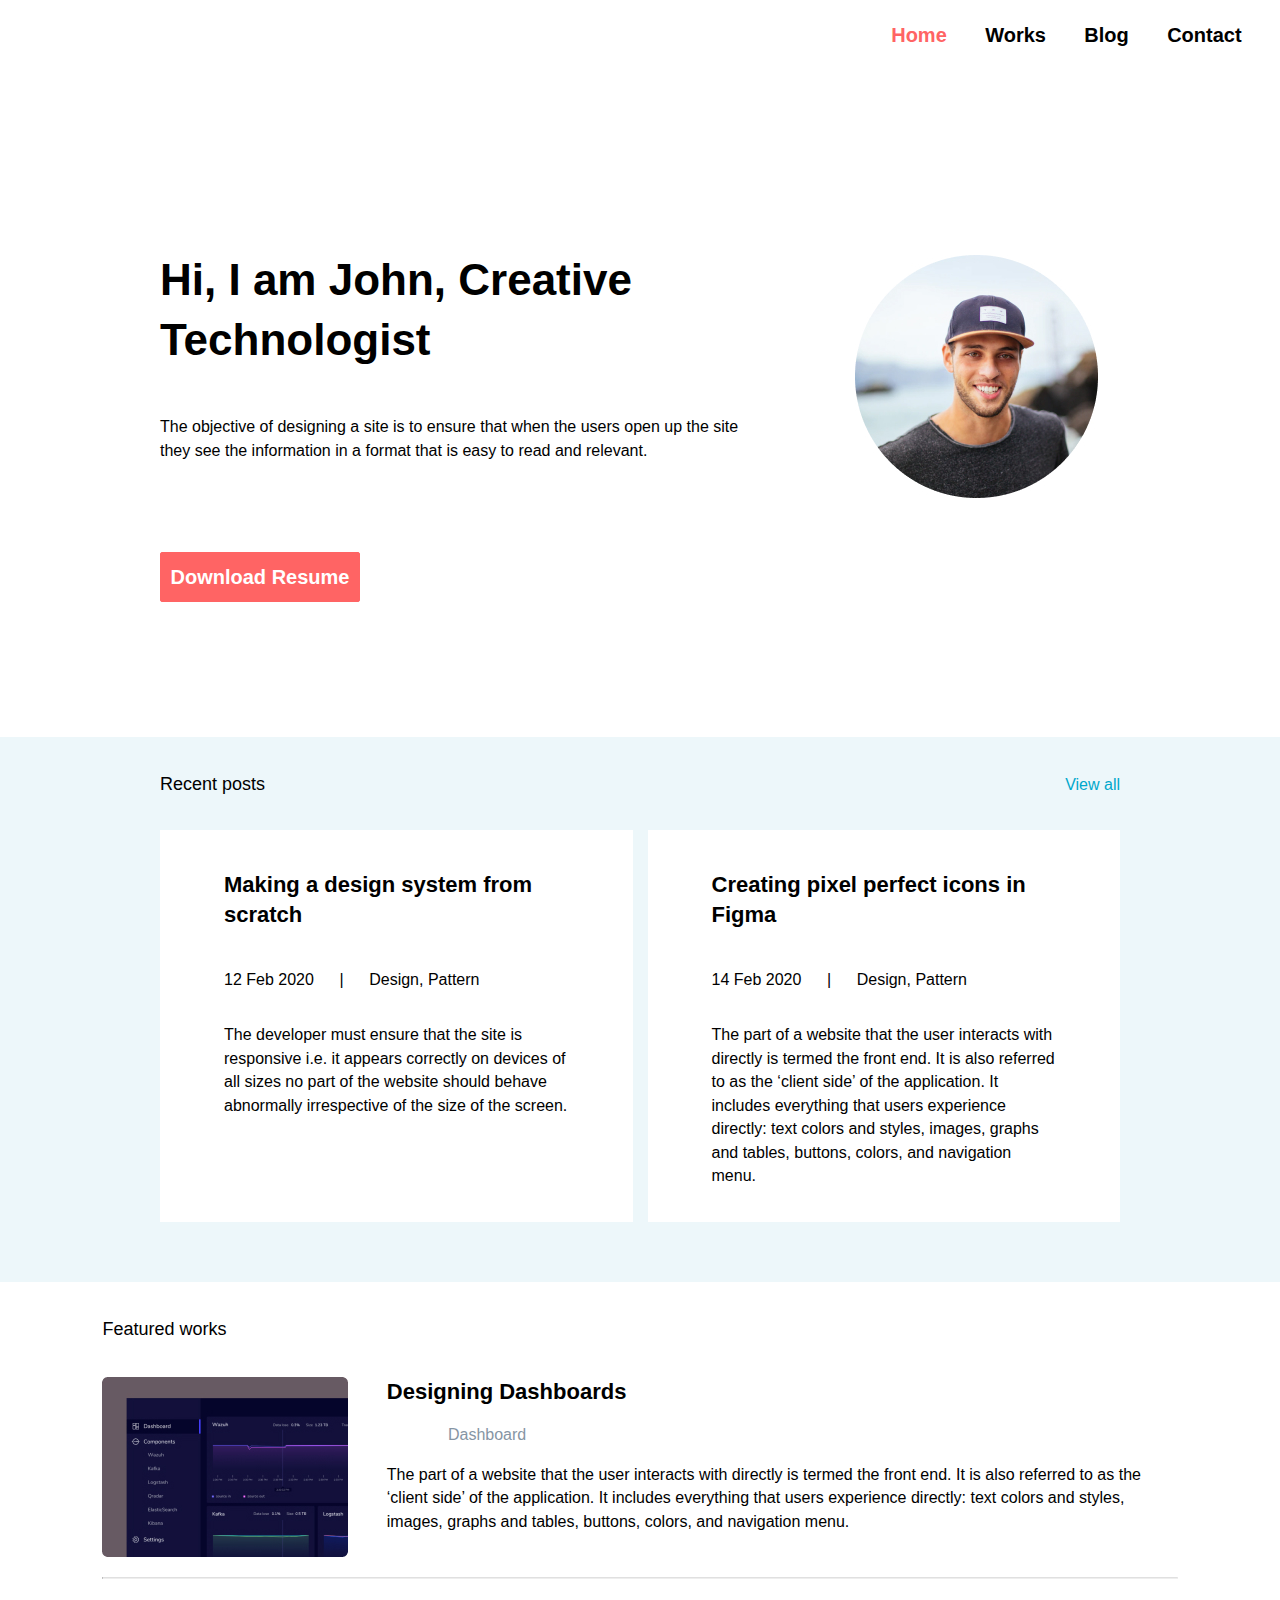
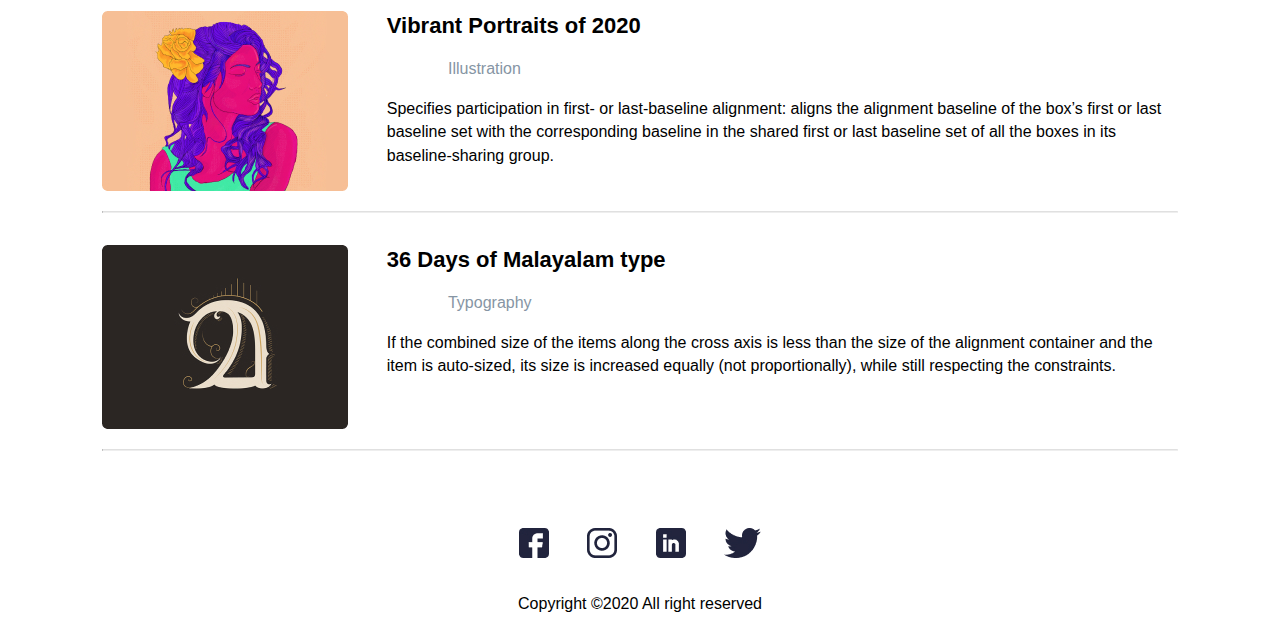
<file: index.html>
<!DOCTYPE html>
<html class="no-js" lang="en">
  <head>
    <meta charset="utf-8" />
    <link href="css/index.css" rel="stylesheet" />
    <title>Portfolio</title>
    <meta name="viewport" content="width=device-width, initialscale=1.0" />
  </head>
  <body>
    <svg
      style="position: absolute; width: 0; height: 0; overflow: hidden"
      version="1.1"
      xmlns="http://www.w3.org/2000/svg"
      xmlns:xlink="http://www.w3.org/1999/xlink"
    >
      <defs>
        <symbol id="icon-menu" viewBox="0 0 24 24">
          <path
            d="M3 13h18c0.552 0 1-0.448 1-1s-0.448-1-1-1h-18c-0.552 0-1 0.448-1 1s0.448 1 1 1zM3 7h18c0.552 0 1-0.448 1-1s-0.448-1-1-1h-18c-0.552 0-1 0.448-1 1s0.448 1 1 1zM3 19h18c0.552 0 1-0.448 1-1s-0.448-1-1-1h-18c-0.552 0-1 0.448-1 1s0.448 1 1 1z"
          ></path>
        </symbol>
      </defs>
    </svg>
    <section id="hello">
      <div class="hello-flex-wrap">
        <div class="menu-wrap">
          <svg class="icon menu-icon"><use xlink:href="#icon-menu"></use></svg>
          <div class="flex-wrap-row menu-links">
            <a href="index.html" id="current-link">Home</a>
            <a href="work.html">Works</a>
            <a href="blog.html">Blog</a>
            <a href="contact.html">Contact</a>
          </div>
        </div>
        <div class="hello-grid">
          <div class="profile-photo">
            <picture>
              <source
                media="(min-width: 800px)"
                srcset="source/jpg/profile-max.jpg"
              />
              <img
                src="source/jpg/profile-min.jpg"
                alt="Something went wrong.."
              />
            </picture>
          </div>
          <p class="header-32 hello-header">
            Hi, I am John, Creative Technologist
          </p>
          <p class="margin-5-20 desc hello-desc">
            The objective of designing a site is to ensure that when the users
            open up the site they see the information in a format that is easy
            to read and relevant.
          </p>
          <div class="hello-btn">
            <button class="btn-red">Download Resume</button>
          </div>
        </div>
      </div>
    </section>
    <section id="posts">
      <div class="flex-wrap-column flex-centered">
        <div class="flex-wrap-row posts-head-row">
          <p class="desc font-s18">Recent posts</p>
          <p class="desc posts-link">View all</p>
        </div>
        <div class="posts-wrap">
          <div class="post">
            <p class="header-22">Making a design system from scratch</p>
            <div class="flex-wrap-row">
              <p id="post_date" class="desc margin-r">12 Feb 2020</p>
              <p class="desc margin-r">|</p>
              <p class="desc margin-r">Design, Pattern</p>
            </div>
            <p class="desc">
              The developer must ensure that the site is responsive i.e. it
              appears correctly on devices of all sizes no part of the website
              should behave abnormally irrespective of the size of the screen.
            </p>
          </div>
          <div class="post">
            <p class="header-22">Creating pixel perfect icons in Figma</p>
            <div class="flex-wrap-row">
              <p id="post_date" class="desc margin-r">14 Feb 2020</p>
              <p class="desc margin-r">|</p>
              <p class="desc margin-r">Design, Pattern</p>
            </div>
            <p class="desc">
              The part of a website that the user interacts with directly is
              termed the front end. It is also referred to as the ‘client side’
              of the application. It includes everything that users experience
              directly: text colors and styles, images, graphs and tables,
              buttons, colors, and navigation menu.
            </p>
          </div>
        </div>
      </div>
    </section>
    <section id="works">
      <div class="flex-wrap-column margin-l-r">
        <p class="desc font-s18 margin-t-b centered works-header">
          Featured works
        </p>
        <div class="flex-wrap-column">
          <div class="work-wrap">
            <picture class="work-pic centered">
              <source
                media="(min-width: 800px)"
                srcset="source/jpg/work1-min.jpg"
              />
              <img src="source/jpg/work1.jpg" alt="Designing Dashboards" />
            </picture>
            <div class="flex-wrap-column">
              <p class="header-22 no-margin">Designing Dashboards</p>
              <div class="flex-wrap-row justify-left">
                <span class="rounded text-white margin-r">2022</span>
                <p class="desc text-faded margin-r">Dashboard</p>
              </div>
              <p class="desc no-margin">
                The part of a website that the user interacts with directly is
                termed the front end. It is also referred to as the ‘client
                side’ of the application. It includes everything that users
                experience directly: text colors and styles, images, graphs and
                tables, buttons, colors, and navigation menu.
              </p>
            </div>
          </div>
          <hr />
        </div>

        <div class="flex-wrap-column hided-work">
          <div class="work-wrap">
            <picture class="work-pic centered">
              <source
                media="(min-width: 800px)"
                srcset="source/jpg/work2.jpg"
              />
              <img src="source/jpg/work2.jpg" alt="Vibrant Portraits" />
            </picture>
            <div class="flex-wrap-column">
              <p class="header-22 no-margin">Vibrant Portraits of 2020</p>
              <div class="flex-wrap-row justify-left">
                <span class="rounded text-white margin-r">2018</span>
                <p class="desc text-faded margin-r">Illustration</p>
              </div>
              <p class="desc no-margin">
                Specifies participation in first- or last-baseline alignment:
                aligns the alignment baseline of the box’s first or last
                baseline set with the corresponding baseline in the shared first
                or last baseline set of all the boxes in its baseline-sharing
                group.
              </p>
            </div>
          </div>
          <hr />
        </div>

        <div class="flex-wrap-column hided-work">
          <div class="work-wrap">
            <picture class="work-pic centered">
              <source
                media="(min-width: 800px)"
                srcset="source/jpg/work3.jpg"
              />
              <img src="source/jpg/work3.jpg" alt="36 Days" />
            </picture>
            <div class="flex-wrap-column">
              <p class="header-22 no-margin">36 Days of Malayalam type</p>
              <div class="flex-wrap-row justify-left">
                <span class="rounded text-white margin-r">2018</span>
                <p class="desc text-faded margin-r">Typography</p>
              </div>
              <p class="desc no-margin">
                If the combined size of the items along the cross axis is less
                than the size of the alignment container and the item is
                auto-sized, its size is increased equally (not proportionally),
                while still respecting the constraints.
              </p>
            </div>
          </div>
          <hr />
        </div>
      </div>
    </section>
    <section id="footer">
      <footer class="flex-wrap-column flex-centered">
        <div class="empty-5"></div>
        <div class="flex-wrap-row social-links">
          <img
            class="social-icon"
            src="./source/jpg/icons/fb.jpg"
            alt="Fb link"
          />
          <img
            class="social-icon"
            src="./source/jpg/icons/insta.jpg"
            alt="Insta link"
          />
          <img
            class="social-icon"
            src="./source/jpg/icons/linkedin.jpg"
            alt="Linkedin link"
          />
          <img
            class="social-icon"
            src="./source/jpg/icons/twitter.jpg"
            alt="Twitter link"
          />
        </div>
        <p class="desc">Copyright ©2020 All right reserved</p>
      </footer>
    </section>
  </body>
</html>
</file>
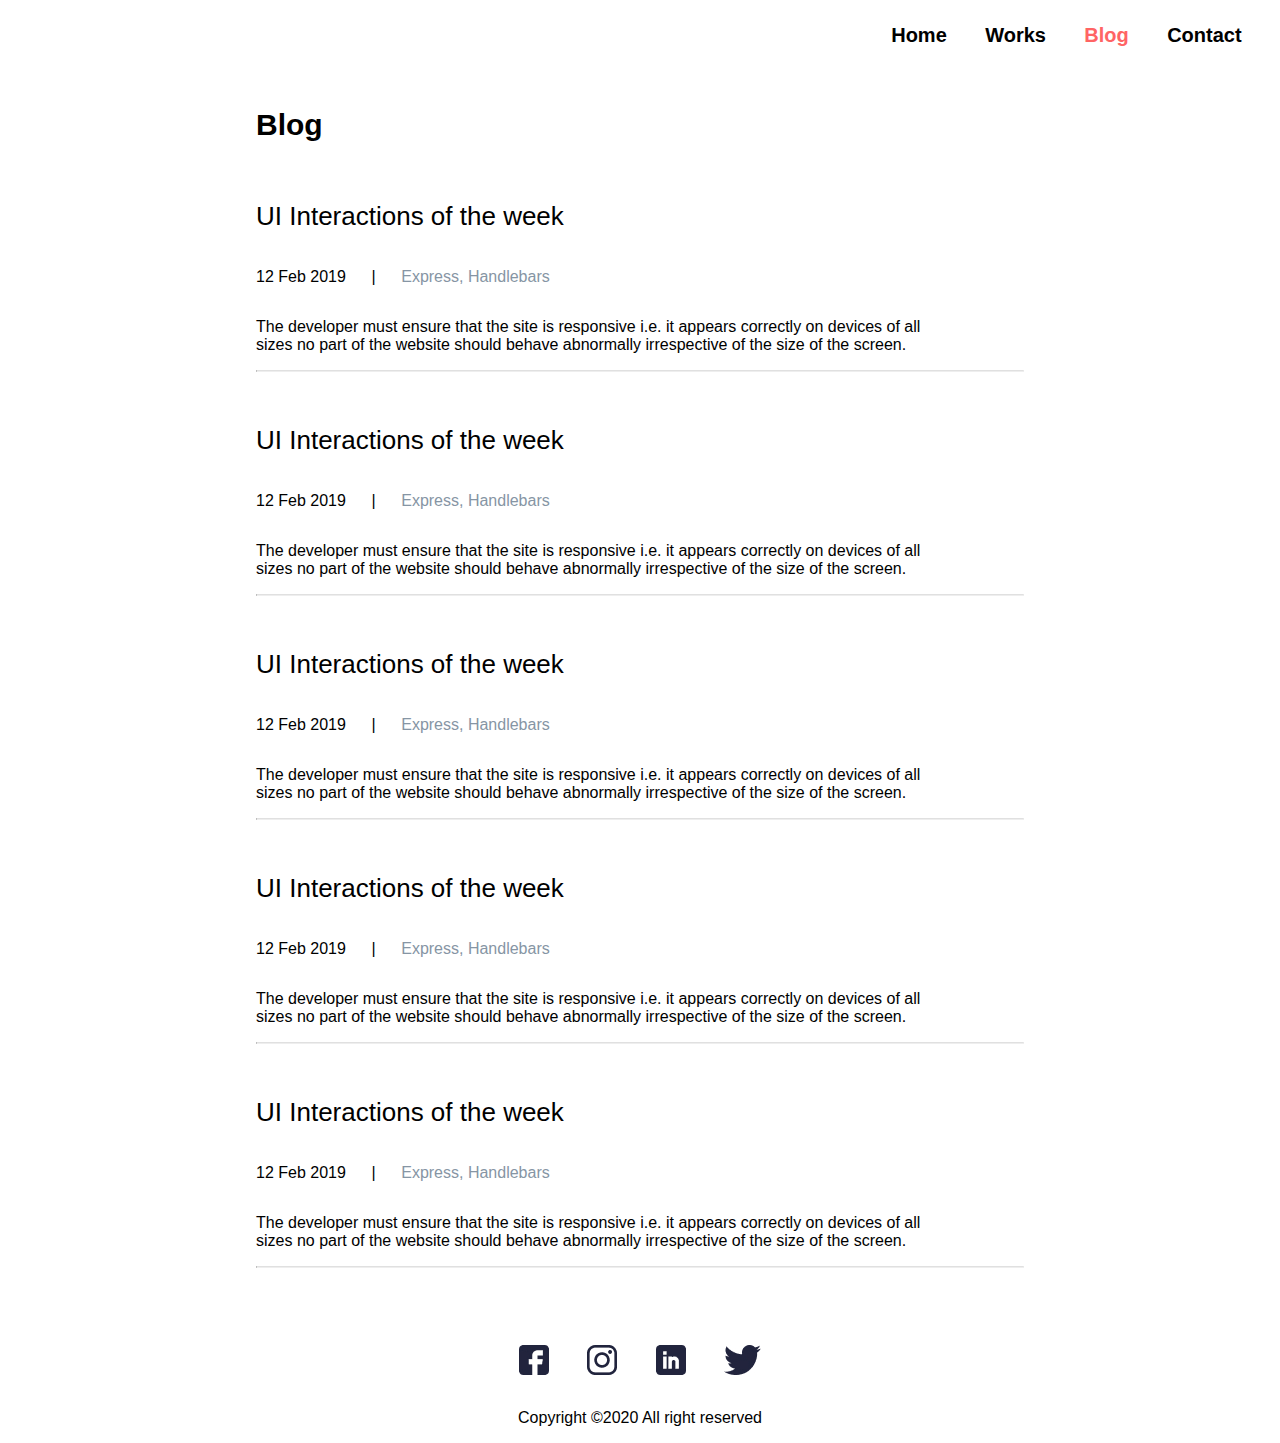
<file: blog.html>
<!DOCTYPE html>
<html class="no-js" lang="en">
  <head>
    <meta charset="utf-8" />
    <link href="css/blog.css" rel="stylesheet" />
    <title>Blog</title>
    <meta name="viewport" content="width=device-width, initialscale=1.0" />
  </head>
  <body>
    <svg
      style="position: absolute; width: 0; height: 0; overflow: hidden"
      version="1.1"
      xmlns="http://www.w3.org/2000/svg"
      xmlns:xlink="http://www.w3.org/1999/xlink"
    >
      <defs>
        <symbol id="icon-menu" viewBox="0 0 24 24">
          <path
            d="M3 13h18c0.552 0 1-0.448 1-1s-0.448-1-1-1h-18c-0.552 0-1 0.448-1 1s0.448 1 1 1zM3 7h18c0.552 0 1-0.448 1-1s-0.448-1-1-1h-18c-0.552 0-1 0.448-1 1s0.448 1 1 1zM3 19h18c0.552 0 1-0.448 1-1s-0.448-1-1-1h-18c-0.552 0-1 0.448-1 1s0.448 1 1 1z"
          ></path>
        </symbol>
      </defs>
    </svg>
    <section id="menu">
      <div class="menu-wrap">
        <svg class="icon menu-icon"><use xlink:href="#icon-menu"></use></svg>
        <div class="flex-row menu-links">
          <a href="index.html">Home</a>
          <a href="work.html">Works</a>
          <a href="blog.html" id="current-link">Blog</a>
          <a href="contact.html">Contact</a>
        </div>
      </div>
    </section>
    <section id="posts">
      <div class="flex-column main-container">
        <h2>Blog</h2>
        <div class="flex-column posts-wrap">
          <div class="post">
            <h3>UI Interactions of the week</h3>
            <div class="flex-row post-data">
              <p class="text margin-r-2">12 Feb 2019</p>
              <p class="text margin-r-2">|</p>
              <p class="text margin-r-2 faded">Express, Handlebars</p>
            </div>
            <p class="text post-content">
              The developer must ensure that the site is responsive i.e. it
              appears correctly on devices of all sizes no part of the website
              should behave abnormally irrespective of the size of the screen.
            </p>
            <hr />
          </div>
        </div>
        <div class="flex-column posts-wrap">
          <div class="post">
            <h3>UI Interactions of the week</h3>
            <div class="flex-row post-data">
              <p class="text margin-r-2">12 Feb 2019</p>
              <p class="text margin-r-2">|</p>
              <p class="text margin-r-2 faded">Express, Handlebars</p>
            </div>
            <p class="text post-content">
              The developer must ensure that the site is responsive i.e. it
              appears correctly on devices of all sizes no part of the website
              should behave abnormally irrespective of the size of the screen.
            </p>
            <hr />
          </div>
        </div>
        <div class="flex-column posts-wrap">
          <div class="post">
            <h3>UI Interactions of the week</h3>
            <div class="flex-row post-data">
              <p class="text margin-r-2">12 Feb 2019</p>
              <p class="text margin-r-2">|</p>
              <p class="text margin-r-2 faded">Express, Handlebars</p>
            </div>
            <p class="text post-content">
              The developer must ensure that the site is responsive i.e. it
              appears correctly on devices of all sizes no part of the website
              should behave abnormally irrespective of the size of the screen.
            </p>
            <hr />
          </div>
        </div>
        <div class="flex-column posts-wrap">
          <div class="post">
            <h3>UI Interactions of the week</h3>
            <div class="flex-row post-data">
              <p class="text margin-r-2">12 Feb 2019</p>
              <p class="text margin-r-2">|</p>
              <p class="text margin-r-2 faded">Express, Handlebars</p>
            </div>
            <p class="text post-content">
              The developer must ensure that the site is responsive i.e. it
              appears correctly on devices of all sizes no part of the website
              should behave abnormally irrespective of the size of the screen.
            </p>
            <hr />
          </div>
        </div>
        <div class="flex-column posts-wrap">
          <div class="post">
            <h3>UI Interactions of the week</h3>
            <div class="flex-row post-data">
              <p class="text margin-r-2">12 Feb 2019</p>
              <p class="text margin-r-2">|</p>
              <p class="text margin-r-2 faded">Express, Handlebars</p>
            </div>
            <p class="text post-content">
              The developer must ensure that the site is responsive i.e. it
              appears correctly on devices of all sizes no part of the website
              should behave abnormally irrespective of the size of the screen.
            </p>
            <hr />
          </div>
        </div>
      </div>
    </section>
    <section id="footer">
        <footer class="flex-column footer">
          <div class="empty-5"></div>
          <div class="flex-row social-links">
            <img
              class="social-icon"
              src="./source/jpg/icons/fb.jpg"
              alt="Fb link"
            />
            <img
              class="social-icon"
              src="./source/jpg/icons/insta.jpg"
              alt="Insta link"
            />
            <img
              class="social-icon"
              src="./source/jpg/icons/linkedin.jpg"
              alt="Linkedin link"
            />
            <img
              class="social-icon"
              src="./source/jpg/icons/twitter.jpg"
              alt="Twitter link"
            />
          </div>
          <p class="desc">Copyright ©2020 All right reserved</p>
        </footer>
      </section>
  </body>
</html>
</file>
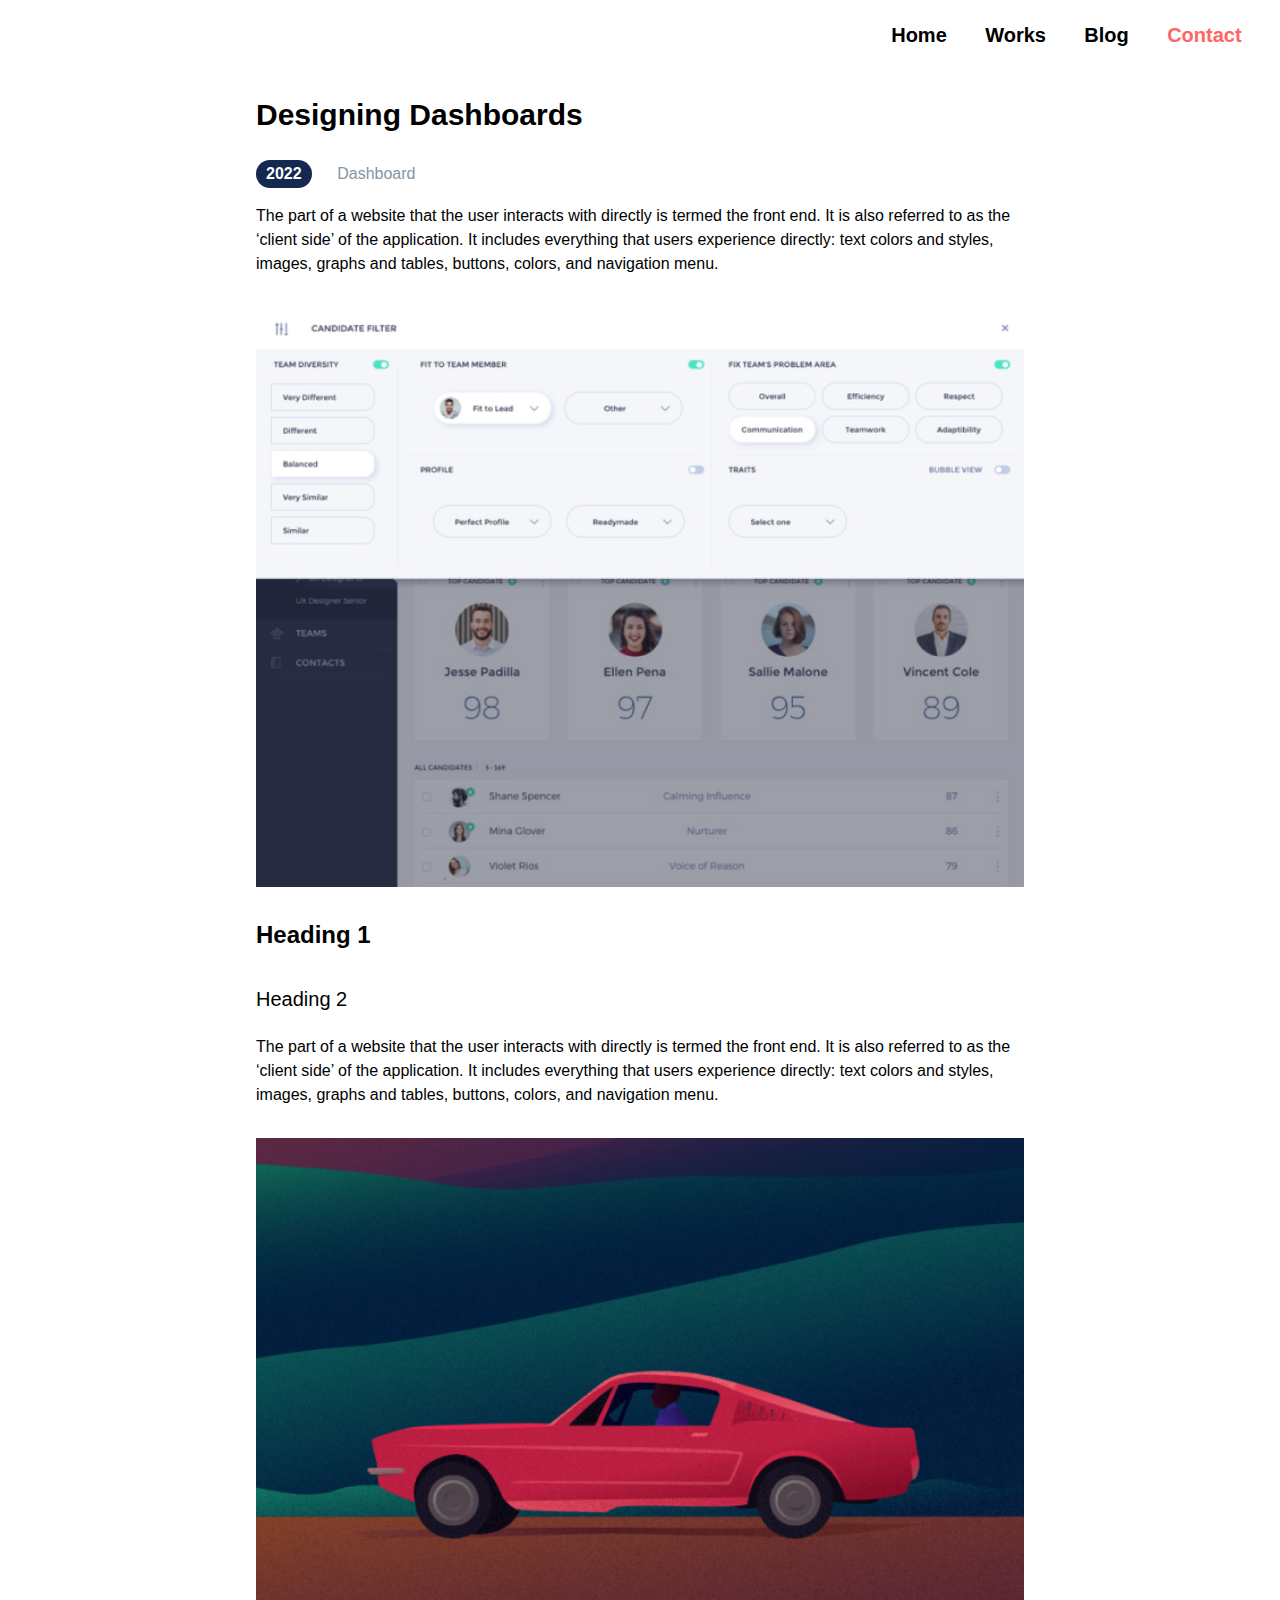
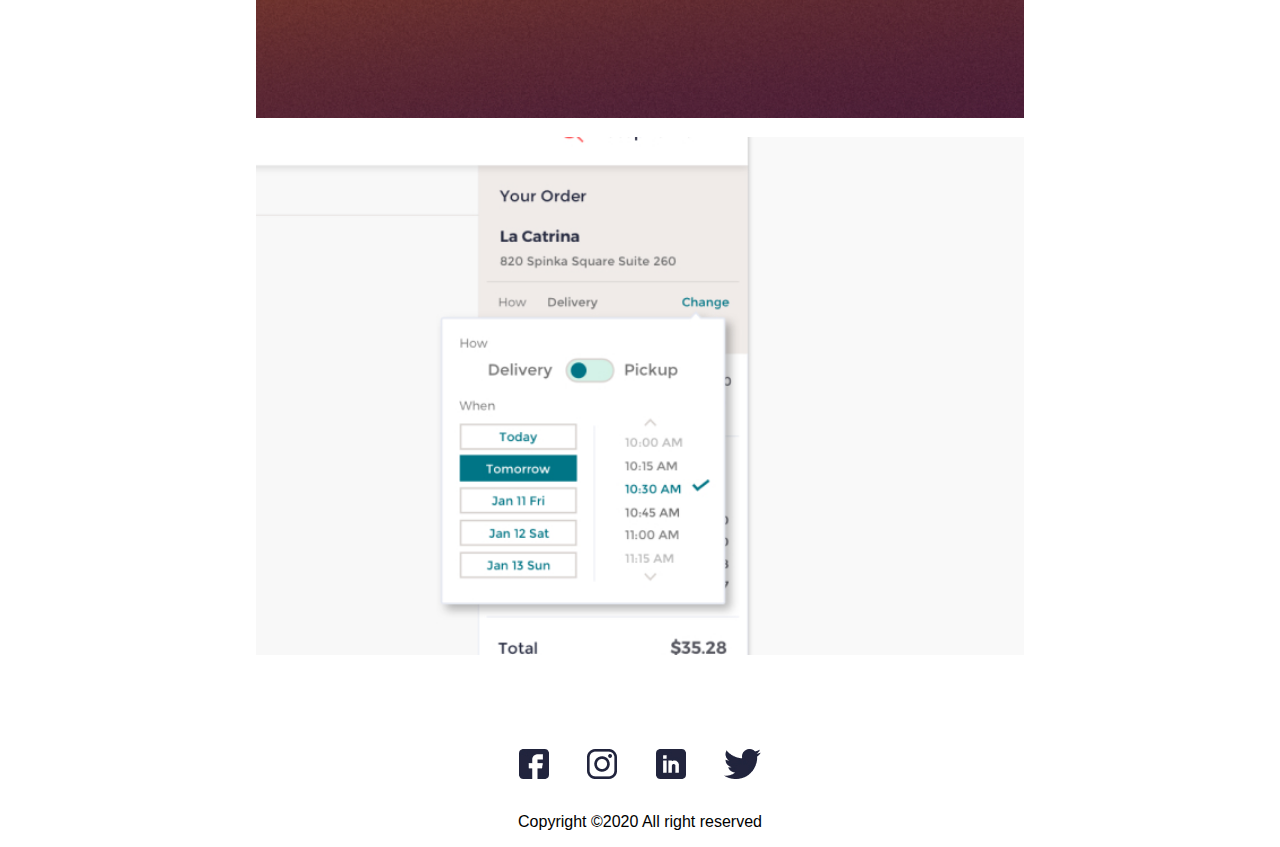
<file: contact.html>
<!DOCTYPE html>
<html class="no-js" lang="en">
  <head>
    <meta charset="utf-8" />
    <link href="css/contact.css" rel="stylesheet" />
    <title>Contact</title>
    <meta name="viewport" content="width=device-width, initialscale=1.0" />
  </head>
  <body>
    <svg
      style="position: absolute; width: 0; height: 0; overflow: hidden"
      version="1.1"
      xmlns="http://www.w3.org/2000/svg"
      xmlns:xlink="http://www.w3.org/1999/xlink"
    >
      <defs>
        <symbol id="icon-menu" viewBox="0 0 24 24">
          <path
            d="M3 13h18c0.552 0 1-0.448 1-1s-0.448-1-1-1h-18c-0.552 0-1 0.448-1 1s0.448 1 1 1zM3 7h18c0.552 0 1-0.448 1-1s-0.448-1-1-1h-18c-0.552 0-1 0.448-1 1s0.448 1 1 1zM3 19h18c0.552 0 1-0.448 1-1s-0.448-1-1-1h-18c-0.552 0-1 0.448-1 1s0.448 1 1 1z"
          ></path>
        </symbol>
      </defs>
    </svg>
    <section id="menu">
      <div class="menu-wrap">
        <svg class="icon menu-icon"><use xlink:href="#icon-menu"></use></svg>
        <div class="flex-row menu-links">
          <a href="index.html">Home</a>
          <a href="work.html">Works</a>
          <a href="blog.html">Blog</a>
          <a href="contact.html" id="current-link">Contact</a>
        </div>
      </div>
    </section>
    <section id="contact">
      <div class="flex-column main-container">
        <!--First part-->
        <div class="flex-column">
          <h2>Designing Dashboards</h2>
          <div class="flex-row work-data">
            <span class="rounded-span text-white margin-r-2">2022</span>
            <p class="text faded no-margin margin-r-2">Dashboard</p>
          </div>
          <p class="text">
            The part of a website that the user interacts with directly is
            termed the front end. It is also referred to as the ‘client side’ of
            the application. It includes everything that users experience
            directly: text colors and styles, images, graphs and tables,
            buttons, colors, and navigation menu.
          </p>
        </div>
        <picture class="work-pic">
          <source
            media="(min-width: 800px)"
            srcset="source/jpg/contact/first-max.jpg"
          />
          <img
            src="source/jpg/contact/first-min.jpg"
            alt="Designing Dashboards"
          />
        </picture>
        <!--End of First part-->
        <!--Second part-->
        <div class="flex-column">
          <h3>Heading 1</h3>
          <h4>Heading 2</h4>
          <p class="text">
            The part of a website that the user interacts with directly is
            termed the front end. It is also referred to as the ‘client side’ of
            the application. It includes everything that users experience
            directly: text colors and styles, images, graphs and tables,
            buttons, colors, and navigation menu.
          </p>
        </div>
        <picture class="work-pic">
          <source
            media="(min-width: 800px)"
            srcset="source/jpg/contact/second-max.jpg"
          />
          <img
            src="source/jpg/contact/second-min.jpg"
            alt="Designing Dashboards"
          />
        </picture>
        <picture class="work-pic">
          <source
            media="(min-width: 800px)"
            srcset="source/jpg/contact/third-max.jpg"
          />
          <img
            src="source/jpg/contact/third-min.jpg"
            alt="Designing Dashboards"
          />
        </picture>
        <!--End of Second part-->
      </div>
    </section>
    <section id="footer">
      <footer class="flex-column footer">
        <div class="empty-10"></div>
        <div class="flex-row social-links">
          <img
            class="social-icon"
            src="./source/jpg/icons/fb.jpg"
            alt="Fb link"
          />
          <img
            class="social-icon"
            src="./source/jpg/icons/insta.jpg"
            alt="Insta link"
          />
          <img
            class="social-icon"
            src="./source/jpg/icons/linkedin.jpg"
            alt="Linkedin link"
          />
          <img
            class="social-icon"
            src="./source/jpg/icons/twitter.jpg"
            alt="Twitter link"
          />
        </div>
        <p class="desc">Copyright ©2020 All right reserved</p>
      </footer>
    </section>
  </body>
</html>
</file>
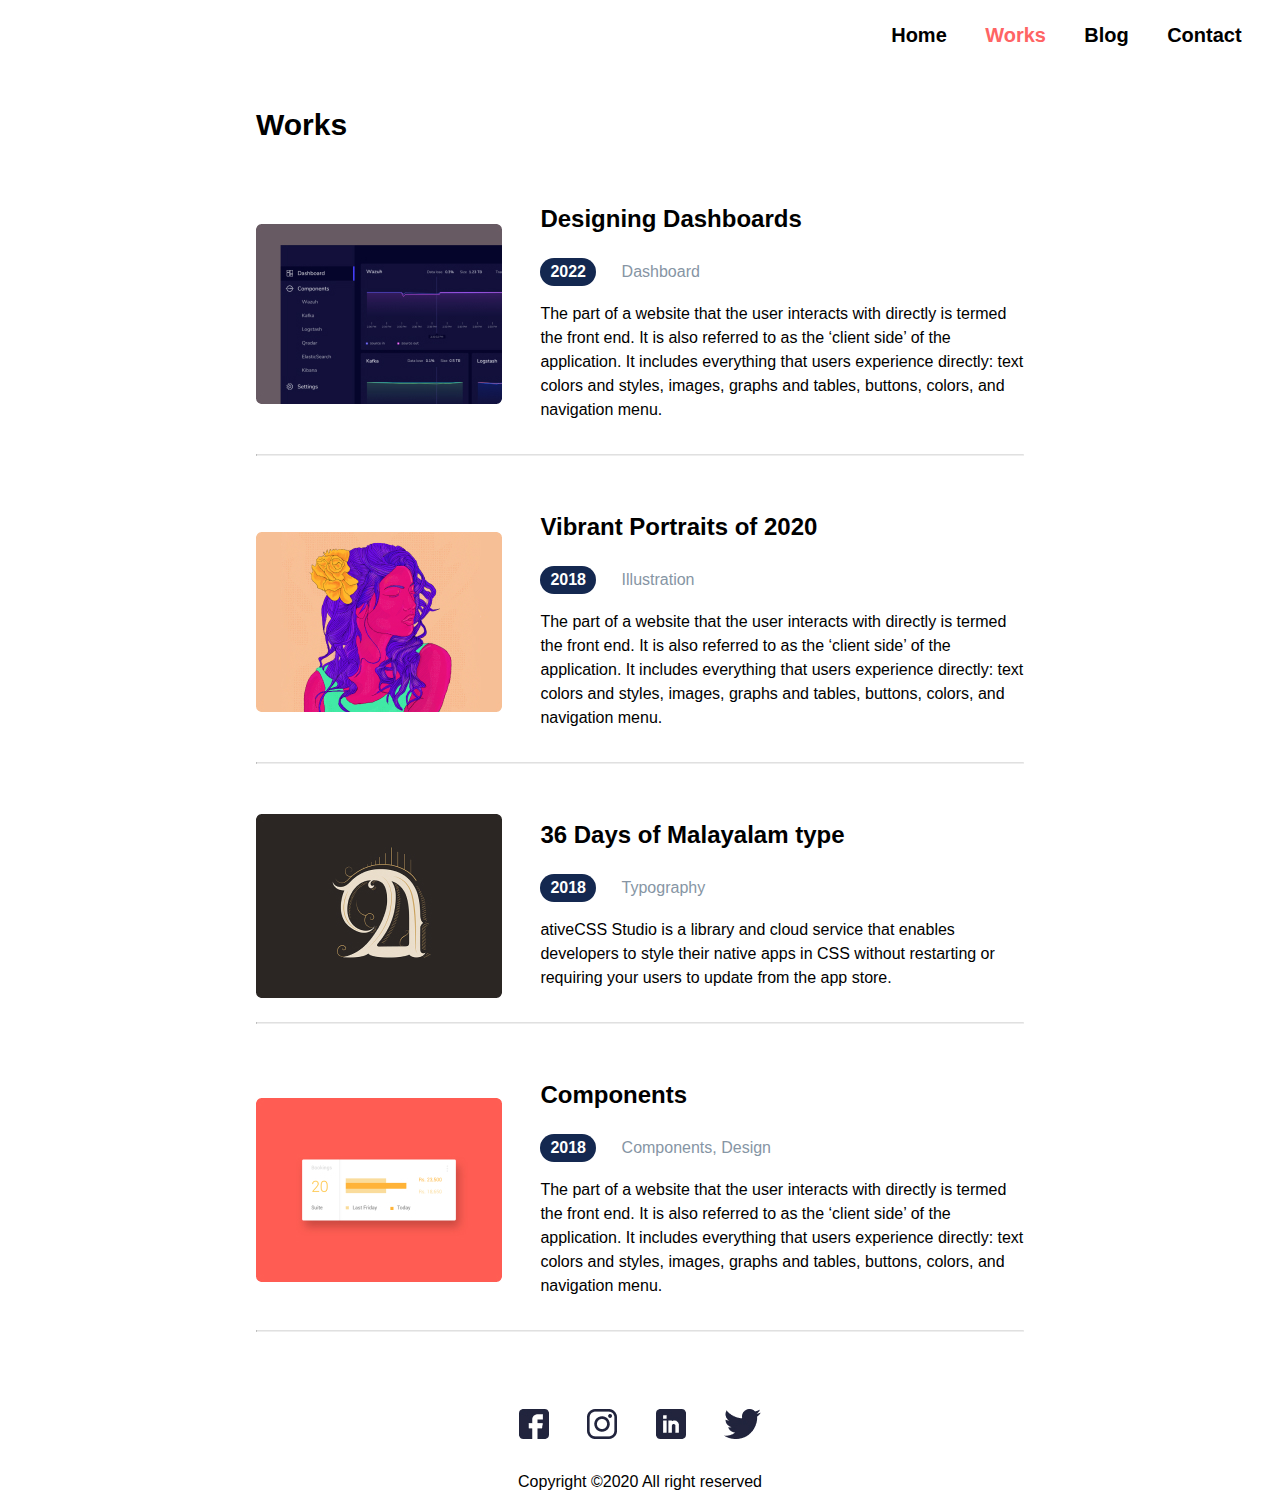
<file: work.html>
<!DOCTYPE html>
<html class="no-js" lang="en">
  <head>
    <meta charset="utf-8" />
    <link href="css/work.css" rel="stylesheet" />
    <title>Works</title>
    <meta name="viewport" content="width=device-width, initialscale=1.0" />
  </head>
  <body>
    <svg
      style="position: absolute; width: 0; height: 0; overflow: hidden"
      version="1.1"
      xmlns="http://www.w3.org/2000/svg"
      xmlns:xlink="http://www.w3.org/1999/xlink"
    >
      <defs>
        <symbol id="icon-menu" viewBox="0 0 24 24">
          <path
            d="M3 13h18c0.552 0 1-0.448 1-1s-0.448-1-1-1h-18c-0.552 0-1 0.448-1 1s0.448 1 1 1zM3 7h18c0.552 0 1-0.448 1-1s-0.448-1-1-1h-18c-0.552 0-1 0.448-1 1s0.448 1 1 1zM3 19h18c0.552 0 1-0.448 1-1s-0.448-1-1-1h-18c-0.552 0-1 0.448-1 1s0.448 1 1 1z"
          ></path>
        </symbol>
      </defs>
    </svg>
    <section id="menu">
      <div class="menu-wrap">
        <svg class="icon menu-icon"><use xlink:href="#icon-menu"></use></svg>
        <div class="flex-row menu-links">
          <a href="index.html">Home</a>
          <a href="work.html" id="current-link">Works</a>
          <a href="blog.html">Blog</a>
          <a href="contact.html">Contact</a>
        </div>
      </div>
    </section>
    <section id="works">
      <div class="flex-column main-container">
        <h2>Works</h2>
        <div class="flex-column works-wrap">
          <!--Work start-->
          <div class="flex-column">
            <div class="work-wrap">
              <picture class="work-pic">
                <source
                  media="(min-width: 800px)"
                  srcset="source/jpg/work1-min.jpg"
                />
                <img src="source/jpg/work1.jpg" alt="Designing Dashboards" />
              </picture>
              <div class="flex-column work-content">
                <h3>Designing Dashboards</h3>
                <div class="flex-row work-data">
                  <span class="rounded-span text-white margin-r-2">2022</span>
                  <p class="text faded no-margin margin-r-2">Dashboard</p>
                </div>
                <p class="text">
                  The part of a website that the user interacts with directly is
                  termed the front end. It is also referred to as the ‘client
                  side’ of the application. It includes everything that users
                  experience directly: text colors and styles, images, graphs
                  and tables, buttons, colors, and navigation menu.
                </p>
              </div>
            </div>
            <hr />
          </div>
          <!--Work end-->
          <!--Work start-->
          <div class="flex-column large-hided">
            <div class="work-wrap">
              <picture class="work-pic">
                <source
                  media="(min-width: 800px)"
                  srcset="source/jpg/work1-min.jpg"
                />
                <img src="source/jpg/work4.jpg" alt="Designing Landing pages" />
              </picture>
              <div class="flex-column work-content">
                <h3>Designing Landing pages</h3>
                <div class="flex-row work-data">
                  <span class="rounded-span text-white margin-r-2">2020</span>
                  <p class="text faded no-margin margin-r-2">Website</p>
                </div>
                <p class="text">
                  NativeCSS Studio is a library and cloud service that enables
                  developers to style their native apps in CSS without
                  restarting or requiring your users to update from the app
                  store.
                </p>
              </div>
            </div>
            <hr />
          </div>
          <!--Work end-->
          <!--Work start-->
          <div class="flex-column mobile-hided">
            <div class="work-wrap">
              <picture class="work-pic">
                <img src="source/jpg/work2.jpg" alt="Vibrant Portraits" />
              </picture>
              <div class="flex-column work-content">
                <h3>Vibrant Portraits of 2020</h3>
                <div class="flex-row work-data">
                  <span class="rounded-span text-white margin-r-2">2018</span>
                  <p class="text faded no-margin margin-r-2">Illustration</p>
                </div>
                <p class="text">
                  The part of a website that the user interacts with directly is
                  termed the front end. It is also referred to as the ‘client
                  side’ of the application. It includes everything that users
                  experience directly: text colors and styles, images, graphs
                  and tables, buttons, colors, and navigation menu.
                </p>
              </div>
            </div>
            <hr />
          </div>
          <!--Work end-->
          <!--Work start-->
          <div class="flex-column mobile-hided">
            <div class="work-wrap">
              <picture class="work-pic">
                <img src="source/jpg/work3.jpg" alt="36 Days" />
              </picture>
              <div class="flex-column work-content">
                <h3>36 Days of Malayalam type</h3>
                <div class="flex-row work-data">
                  <span class="rounded-span text-white margin-r-2">2018</span>
                  <p class="text faded no-margin margin-r-2">Typography</p>
                </div>
                <p class="text">
                  ativeCSS Studio is a library and cloud service that enables
                  developers to style their native apps in CSS without
                  restarting or requiring your users to update from the app
                  store.
                </p>
              </div>
            </div>
            <hr />
          </div>
          <!--Work end-->
          <!--Work start-->
          <div class="flex-column mobile-hided">
            <div class="work-wrap">
              <picture class="work-pic">
                <img src="source/jpg/work5.jpg" alt="Components" />
              </picture>
              <div class="flex-column work-content">
                <h3>Components</h3>
                <div class="flex-row work-data">
                  <span class="rounded-span text-white margin-r-2">2018</span>
                  <p class="text faded no-margin margin-r-2">
                    Components, Design
                  </p>
                </div>
                <p class="text">
                  The part of a website that the user interacts with directly is
                  termed the front end. It is also referred to as the ‘client
                  side’ of the application. It includes everything that users
                  experience directly: text colors and styles, images, graphs
                  and tables, buttons, colors, and navigation menu.
                </p>
              </div>
            </div>
            <hr />
          </div>
          <!--Work end-->
        </div>
      </div>
    </section>
    <section id="footer">
      <footer class="flex-column footer">
        <div class="empty-5"></div>
        <div class="flex-row social-links">
          <img
            class="social-icon"
            src="./source/jpg/icons/fb.jpg"
            alt="Fb link"
          />
          <img
            class="social-icon"
            src="./source/jpg/icons/insta.jpg"
            alt="Insta link"
          />
          <img
            class="social-icon"
            src="./source/jpg/icons/linkedin.jpg"
            alt="Linkedin link"
          />
          <img
            class="social-icon"
            src="./source/jpg/icons/twitter.jpg"
            alt="Twitter link"
          />
        </div>
        <p class="desc">Copyright ©2020 All right reserved</p>
      </footer>
    </section>
  </body>
</html>
</file>
<file: css/index.css>
@font-face {
  font-family: "Heebo";
  src: url("../fonts/Heebo/static/Heebo-Regular.ttf") format("ttf");
  font-weight: normal;
  font-style: normal;
  font-display: fallback;
}

:root {
  --MainFont: "Heebo", sans-serif;
}

html,
body {
  margin: 0;
  padding: 0;
  height: 100%;
  font-family: var(--MainFont);
}

.flex-wrap-column {
  display: flex;
  flex-direction: column;
}

.flex-centered {
  align-items: center;
}

.flex-just-center {
  justify-content: center;
}

.flex-wrap-row {
  display: flex;
  flex-direction: row;
  align-items: center;
}

.hided-work {
  display: none;
}

@media (min-width: 800px) {
  .hided-work {
    display: flex;
  }
}

.desc {
  font-size: 16px;
  font-weight: 400;
  line-height: 23.5px;
}

.margin-5-20 {
  margin: 5vh 20vw;
}

.margin-t {
  margin-top: 2em;
}

.margin-l-r {
  margin: 0 8vw;
}

.margin-r {
  margin-right: 2vw;
}

.margin-t-b {
  margin: 2em 0;
}

@media (min-width: 800px) {
  .no-margin {
    margin: 0;
  }
}

.centered {
  align-self: center;
}

.hello-flex-wrap {
  display: flex;
  flex-direction: column;
  align-items: center;
}

.justify-left {
  justify-content: flex-start;
}

.menu-wrap {
  display: flex;
  flex-direction: row-reverse;
  height: 70px;
  min-width: 100%;
  align-items: center;
}

.menu-links {
  display: none;
}

.menu-links > a {
  outline: none;
  text-decoration: none;
  margin-right: 3vw;
  color: #000;
  font-size: 20px;
  font-weight: 600;
  line-height: 30px;
}

@media (min-width: 800px) {
  .menu-links {
    display: flex;
    justify-content: right;
  }
}

#current-link {
  color: #ff6464;
}

.icon {
  display: inline;
  width: 30px;
  height: 30px;
  stroke-width: 0;
  stroke: currentColor;
  fill: currentColor;
  margin: 0 5vw 0 0;
}

.menu-icon {
  color: black;
}

@media (min-width: 800px) {
  .menu-icon {
    display: none;
  }
}

.hello-grid {
  display: flex;
  flex-direction: column;
  align-items: center;
}

@media (min-width: 800px) {
  .hello-grid {
    display: grid;
    grid-template-columns: 70% 30%;
    width: 75%;
    margin-top: 20vh;
    margin-bottom: 10vh;
  }
}

.profile-photo {
  margin: 5vh;
}

@media (min-width: 800px) {
  .profile-photo {
    grid-row: 1 / span 2;
    grid-column: 2;
    margin: auto;
    align-self: baseline;
  }
}

.header-32 {
  font-size: 32px;
  font-weight: 700;
  line-height: 40px;
  text-align: center;
  margin: 0 20vw;
}

.hello-btn {
  margin: 2vh 0 5vh 0;
}

.hello-desc {
  text-align: center;
}

@media (min-width: 800px) {
  .hello-header {
    margin-left: 0;
    margin-right: 8vh;
    text-align: left;
    font-size: 44px;
    font-weight: 700;
    line-height: 60px;
  }

  .hello-desc {
    margin-left: 0;
    margin-right: 10vh;
    text-align: left;
  }

  .hello-btn {
    grid-row: 3;
    margin: 5vh 0 5vh;
  }
}

.btn-red {
  width: 200px;
  height: 50px;
  align-self: center;
  align-content: center;
  color: #fff;
  font-size: 20px;
  font-weight: 600;
  line-height: 30px;
  font-style: normal;
  border: 1px solid #ff6464;
  background-color: #ff6464;
  border-radius: 2px;
}

#posts {
  background-color: #edf7fa;
}

.posts-wrap {
  display: grid;
  gap: 15px;
  grid-template-columns: repeat(auto-fit, minmax(300px, 1fr));
  justify-content: center;
  padding: 15px;
  margin-bottom: 5vh;
}

@media (min-width: 1050px) {
  .posts-wrap {
    max-width: 75vw;
  }
}

.posts-head-row {
  justify-content: center;
  margin-top: 2vh;
}

@media (min-width: 1050px) {
  .posts-head-row {
    width: 75vw;
    justify-content: flex-start;
    align-items: center;
  }
}

.posts-link {
  display: none;
  color: #00a8cc;
}

@media (min-width: 1050px) {
  .posts-link {
    display: inline;
    margin-left: auto;
  }
}

.post {
  display: flex;
  flex-direction: column;
  background-color: #fff;
  padding: 2vh 5vw;
}

@media (min-width: 800px) {
  .works-header {
    align-self: start;
  }
}

.work-wrap {
  display: flex;
  flex-direction: column;
}

@media (min-width: 800px) {
  .work-wrap {
    flex-direction: row;
  }
}

@media (min-width: 800px) {
  .work-pic {
    margin-right: 3vw;
  }
}

.font-s18 {
  font-size: 18px;
}

.header-22 {
  font-size: 22px;
  font-weight: 700;
  line-height: 30px;
}

.rounded-span {
  background-color: #142850;
  padding: 5px 10px;
  border-radius: 16px;
  font-weight: bold;
}

.text-white {
  color: #fff;
}

.text-faded {
  color: #8695a4;
}

hr {
  border-top: 1px solid #e0e0e0;
  margin: 1em 0 2em 0;
}

.empty-5 {
  height: 5vh;
}

.social-icon {
  size: 30px;
}

.social-links {
  min-width: 280px;
  justify-content: space-around;
  margin-bottom: 2vh;
}
</file>
<file: css/blog.css>
@font-face {
  font-family: "Heebo";
  src: url("../fonts/Heebo/static/Heebo-Regular.ttf") format("ttf");
  font-weight: normal;
  font-style: normal;
  font-display: fallback;
}

:root {
  --MainFont: "Heebo", sans-serif;
}

html,
body {
  margin: 0;
  padding: 0;
  height: 100%;
  font-family: var(--MainFont);
}

.flex-column {
  display: flex;
  flex-direction: column;
}

.flex-row {
  display: flex;
  flex-direction: row;
}

h2 {
  font-size: 30px;
  font-style: normal;
  font-weight: 700;
  line-height: 60px;
}

h3 {
  font-size: 26px;
  font-style: normal;
  font-weight: 500;
  line-height: 20px;
}

hr {
  border-top: 1px solid #e0e0e0;
  margin: 1em 0 2em 0;
}

.text {
  font-size: 16px;
}

.faded {
  color: #8695a4;
}

.margin-r-2 {
  margin-right: 2vw;
}

.empty-5 {
  height: 5vh;
}

.main-container {
  justify-content: center;
  margin: 0 5vw;
}

@media (min-width: 560px) {
  .main-container {
    margin: 0 10vw;
  }
}

@media (min-width: 960px) {
  .main-container {
    margin: 0 20vw;
  }
}

.menu-wrap {
  display: flex;
  flex-direction: row-reverse;
  height: 70px;
  min-width: 100%;
  align-items: center;
}

.menu-links {
  display: none;
}

@media (min-width: 800px) {
  .menu-links {
    display: flex;
    justify-content: right;
  }
}

.menu-links > a {
  outline: none;
  text-decoration: none;
  margin-right: 3vw;
  color: #000;
  font-size: 20px;
  font-weight: 600;
  line-height: 30px;
}

.icon {
  display: inline;
  width: 30px;
  height: 30px;
  stroke-width: 0;
  stroke: currentColor;
  fill: currentColor;
  margin: 0 5vw 0 0;
}

.menu-icon {
  color: black;
}

@media (min-width: 800px) {
  .menu-icon {
    display: none;
  }
}

#current-link {
  color: #ff6464;
}

.post-data {
  justify-content: flex-start;
}

.post-content {
  margin-right: 8vw;
}

.footer {
  align-items: center;
}

.social-links {
  min-width: 280px;
  justify-content: space-around;
  margin-bottom: 2vh;
}
</file>
<file: css/contact.css>
@font-face {
  font-family: "Heebo";
  src: url("../fonts/Heebo/static/Heebo-Regular.ttf") format("ttf");
  font-weight: normal;
  font-style: normal;
  font-display: fallback;
}

:root {
  --MainFont: "Heebo", sans-serif;
}

html,
body {
  margin: 0;
  padding: 0;
  height: 100%;
  font-family: var(--MainFont);
}

.flex-column {
  display: flex;
  flex-direction: column;
}

.flex-row {
  display: flex;
  flex-direction: row;
}

h2 {
  font-size: 30px;
  font-style: normal;
  font-weight: 700;
  line-height: 40px;
}

h3 {
  font-size: 24px;
  font-style: normal;
  font-weight: 600;
  line-height: 40px;
}

h4 {
  font-size: 20px;
  font-style: normal;
  font-weight: 500;
  line-height: 40px;
  margin-top: 0;
  margin-bottom: 0;
}

hr {
  border-top: 1px solid #e0e0e0;
  margin: 1em 0 2em 0;
}

.text {
  font-size: 16px;
  line-height: 24px;
  font-weight: 400;
}

.faded {
  color: #8695a4;
}

.rounded-span {
  background-color: #142850;
  padding: 5px 10px;
  border-radius: 16px;
  font-weight: bold;
}

.text-white {
  color: #fff;
}

.no-margin {
  margin: 0;
}

.empty-10 {
  height: 10vh;
}

.margin-r-2 {
  margin-right: 2vw;
}

.menu-wrap {
  display: flex;
  flex-direction: row-reverse;
  height: 70px;
  min-width: 100%;
  align-items: center;
}

.menu-links {
  display: none;
}

@media (min-width: 800px) {
  .menu-links {
    display: flex;
    justify-content: right;
  }
}

.menu-links > a {
  outline: none;
  text-decoration: none;
  margin-right: 3vw;
  color: #000;
  font-size: 20px;
  font-weight: 600;
  line-height: 30px;
}

.icon {
  display: inline;
  width: 30px;
  height: 30px;
  stroke-width: 0;
  stroke: currentColor;
  fill: currentColor;
  margin: 0 5vw 0 0;
}

.menu-icon {
  color: black;
}

@media (min-width: 800px) {
  .menu-icon {
    display: none;
  }
}

#current-link {
  color: #ff6464;
}

.main-container {
  justify-content: center;
  margin: 0 5vw;
}

@media (min-width: 560px) {
  .main-container {
    margin: 0 10vw;
  }
}

@media (min-width: 960px) {
  .main-container {
    margin: 0 20vw;
  }
}

.work-data {
  justify-content: flex-start;
  align-items: center;
}

.work-pic {
  align-self: center;
  margin-top: 15px;
}

.work-pic > img {
  width: 90vw;
}

@media (min-width: 560px) {
  .work-pic > img {
    width: 80vw;
  }
}

@media (min-width: 960px) {
  .work-pic > img {
    width: 60vw;
  }
}

.footer {
  align-items: center;
}

.social-links {
  min-width: 280px;
  justify-content: space-around;
  margin-bottom: 2vh;
}
</file>
<file: css/work.css>
@font-face {
  font-family: "Heebo";
  src: url("../fonts/Heebo/static/Heebo-Regular.ttf") format("ttf");
  font-weight: normal;
  font-style: normal;
  font-display: fallback;
}

:root {
  --MainFont: "Heebo", sans-serif;
}

html,
body {
  margin: 0;
  padding: 0;
  height: 100%;
  font-family: var(--MainFont);
}

.flex-column {
  display: flex;
  flex-direction: column;
}

.flex-row {
  display: flex;
  flex-direction: row;
}

.mobile-hided{
  display: none;
}

@media (min-width: 800px){
  .mobile-hided{
    display: flex;
  }
}

h2 {
  font-size: 30px;
  font-style: normal;
  font-weight: 700;
  line-height: 60px;
}

h3 {
  font-size: 24px;
  font-style: normal;
  font-weight: 700;
  line-height: 30px;
}

hr {
  border-top: 1px solid #e0e0e0;
  margin: 1em 0 2em 0;
}

.text {
  font-size: 16px;
  line-height: 24px;
  font-weight: 400;
}

.faded {
  color: #8695a4;
}

.margin-r-2 {
  margin-right: 2vw;
}

.rounded-span {
  background-color: #142850;
  padding: 5px 10px;
  border-radius: 16px;
  font-weight: bold;
}

.text-white {
  color: #fff;
}

.no-margin {
  margin: 0;
}

.empty-5{
  height: 5vh;
}

@media (min-width: 800px) {
  .large-hided {
    display: none;
  }
}

.menu-wrap {
  display: flex;
  flex-direction: row-reverse;
  height: 70px;
  min-width: 100%;
  align-items: center;
}

.menu-links {
  display: none;
}

@media (min-width: 800px) {
  .menu-links {
    display: flex;
    justify-content: right;
  }
}

.menu-links > a {
  outline: none;
  text-decoration: none;
  margin-right: 3vw;
  color: #000;
  font-size: 20px;
  font-weight: 600;
  line-height: 30px;
}

.icon {
  display: inline;
  width: 30px;
  height: 30px;
  stroke-width: 0;
  stroke: currentColor;
  fill: currentColor;
  margin: 0 5vw 0 0;
}

.menu-icon {
  color: black;
}

@media (min-width: 800px) {
  .menu-icon {
    display: none;
  }
}

#current-link {
  color: #ff6464;
}

.main-container {
  justify-content: center;
  margin: 0 5vw;
}

@media (min-width: 560px) {
  .main-container {
    margin: 0 10vw;
  }
}

@media (min-width: 960px) {
  .main-container {
    margin: 0 20vw;
  }
}

.work-wrap {
  display: flex;
  flex-direction: column;
}

@media (min-width: 800px) {
  .work-wrap {
    flex-direction: row;
    align-items: center;
  }
}

.work-pic {
  align-self: center;
  margin-top: 15px;
}

.work-pic > img {
  max-width: 90vw;
}

@media (min-width: 800px) {
  .work-content {
    margin-left: 3vw;
  }
}

.work-data {
  justify-content: flex-start;
  align-items: center;
}

.footer {
  align-items: center;
}

.social-links {
  min-width: 280px;
  justify-content: space-around;
  margin-bottom: 2vh;
}
</file>
